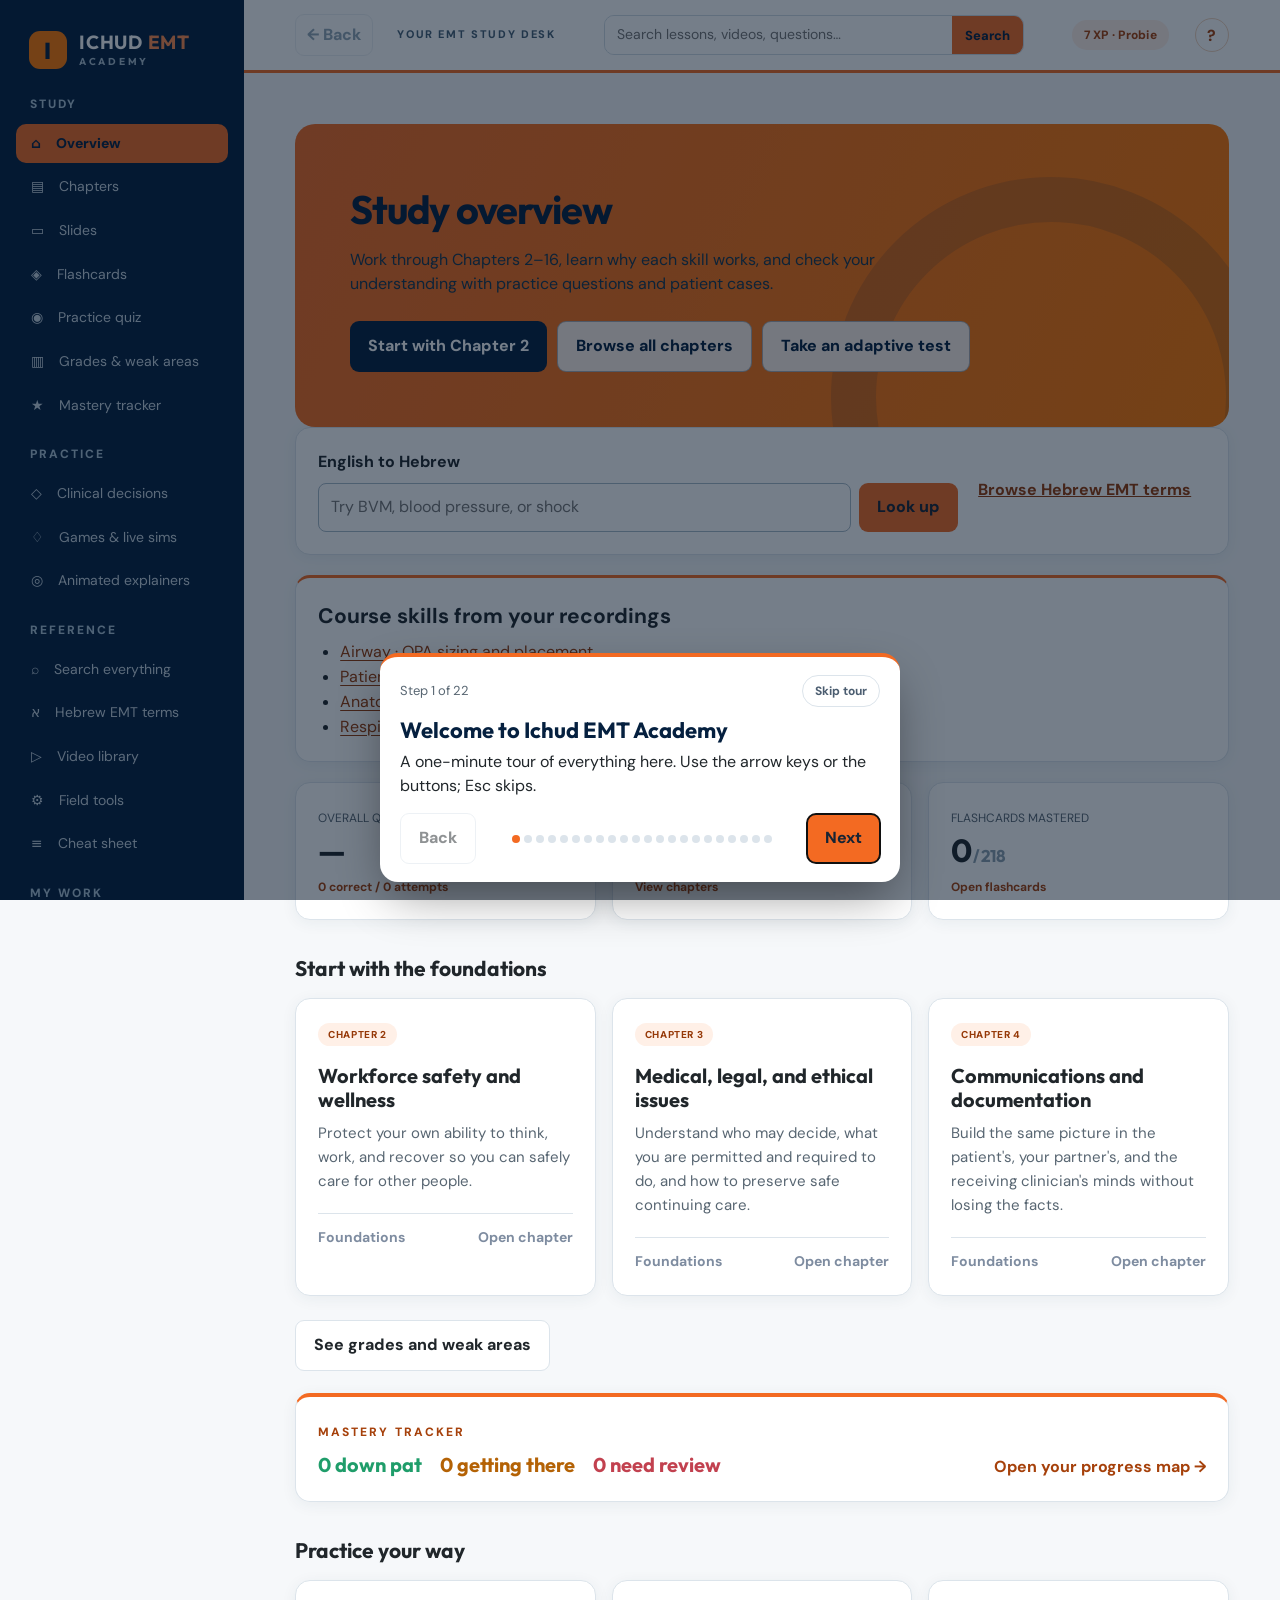
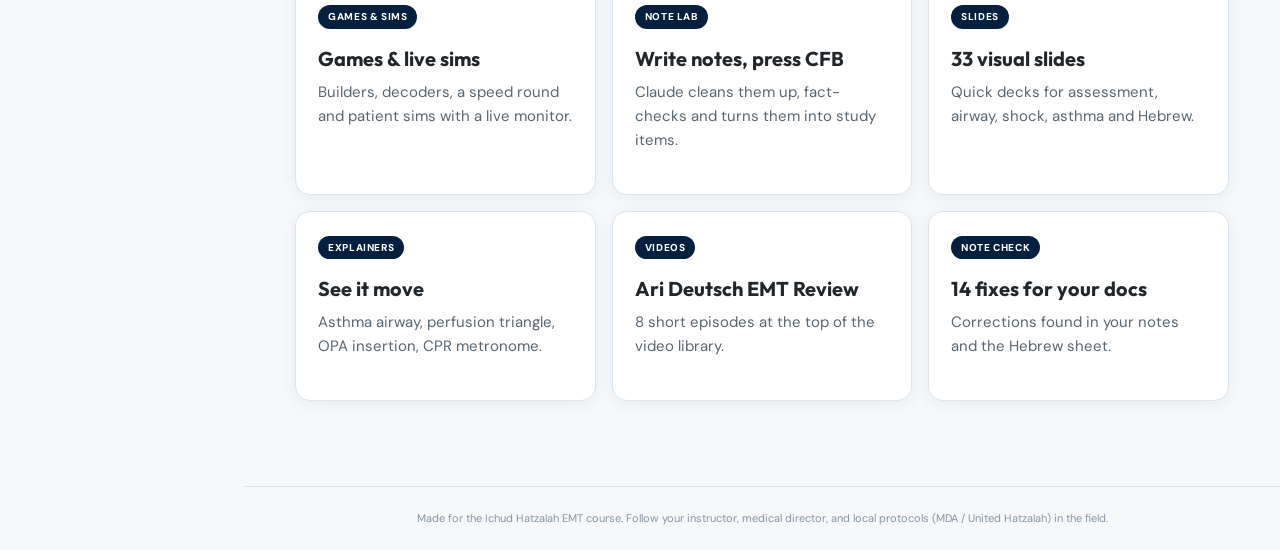
<file: index.html>
<!doctype html>
<html lang="en">
<head>
  <meta charset="utf-8"><meta name="viewport" content="width=device-width, initial-scale=1"><meta name="theme-color" content="#f36a22"><link rel="icon" href="data:,">
  <title>Ichud EMT Academy</title><meta name="description" content="The Ichud Hatzalah EMT study space: chapter lessons, adaptive practice, games, simulations, Hebrew terms and an AI note lab.">
  <link rel="stylesheet" href="styles.css"><link rel="stylesheet" href="extras.css"><link rel="stylesheet" href="theme.css">
  <link rel="stylesheet" href="study.css?v=36">
  <link rel="stylesheet" href="https://fonts.googleapis.com/css2?family=Heebo:wght@400;600;700&display=swap">
  <link rel="stylesheet" href="ichud.css?v=36">
</head>
<body>
  <div id="focus" role="dialog" aria-modal="true" aria-label="Focus writing" hidden>
    <div class="f-bar">
      <select id="fTopic" aria-label="Chapter"></select>
      <span class="f-meta" id="fMeta">0 words</span>
      <span style="flex:1"></span>
      <button class="f-btn" id="fMic" style="display:none" aria-label="Dictate">🎙</button>
      <button class="f-btn" id="fFull" aria-label="Full screen">⤢</button>
      <button class="f-btn f-go" id="fGo" title="Clean up, fact-check &amp; build (Ctrl/⌘ + Enter)" aria-label="CFB: clean up, fact-check and build">CFB</button>
      <button class="f-btn" id="fClose" aria-label="Exit focus mode" title="Esc">✕</button>
    </div>
    <textarea id="fRaw" aria-label="Your notes" placeholder="Start typing your notes…" spellcheck="true" dir="auto"></textarea>
    <p id="fPartial" class="f-meta" aria-live="polite"></p>
  </div>
  <div id="tour" role="dialog" aria-modal="true" aria-labelledby="tourH" aria-describedby="tourP" hidden>
    <div id="tourSpot" aria-hidden="true"></div>
    <div class="tour-card">
      <div class="tour-top"><span id="tourStep"></span><button id="tourSkip" type="button">Skip tour</button></div>
      <h3 id="tourH"></h3>
      <p id="tourP" aria-live="polite"></p>
      <div class="tour-nav"><button class="btn ghost" id="tourBack" type="button">Back</button><div class="tour-dots" id="tourDots"></div><button class="btn" id="tourNext" type="button">Next</button></div>
    </div>
  </div>
  <div class="shell">
    <aside class="sidebar" aria-label="Main navigation">
      <a class="brand" href="#home"><span class="brand-mark">I</span><span>ICHUD <b>EMT</b><small>ACADEMY</small></span></a>
      <nav id="nav">
        <div class="side-caption">STUDY</div>
        <a href="#home" data-page="home">⌂ <span>Overview</span></a>
        <a href="#chapters" data-page="chapters">▤ <span>Chapters</span></a>
        <a href="#slides" data-page="slides">▭ <span>Slides</span></a>
        <a href="#cards" data-page="cards">◈ <span>Flashcards</span></a>
        <a href="#quiz" data-page="quiz">◉ <span>Practice quiz</span></a>
        <a href="#progress" data-page="progress">▥ <span>Grades & weak areas</span></a>
        <a href="#mastery" data-page="mastery">★ <span>Mastery tracker</span></a>
        <div class="side-caption">PRACTICE</div>
        <a href="#scenarios" data-page="scenarios">◇ <span>Clinical decisions</span></a>
        <a href="#games" data-page="games">♢ <span>Games & live sims</span></a>
        <a href="#explainers" data-page="explainers">◎ <span>Animated explainers</span></a>
        <div class="side-caption">REFERENCE</div>
        <a href="#search" data-page="search">⌕ <span>Search everything</span></a>
        <a href="#hebrew" data-page="hebrew"><span lang="he" aria-hidden="true">א</span> <span>Hebrew EMT terms</span></a>
        <a href="#videos" data-page="videos">▷ <span>Video library</span></a>
        <a href="#tools" data-page="tools">⚙ <span>Field tools</span></a>
        <a href="#cheatsheet" data-page="cheatsheet">≡ <span>Cheat sheet</span></a>
        <div class="side-caption">MY WORK</div>
        <a href="#notes" data-page="notes">✎ <span>Note Lab</span></a>
        <a href="#docs" data-page="docs">❐ <span>My docs</span></a>
        <a href="#fixes" data-page="fixes">✓ <span>Note check</span></a>
        <a href="#sources" data-page="sources">↗ <span>Sources</span></a>
        <a href="#help" data-page="help">? <span>Help & tour</span></a>
      </nav>
      <div class="side-foot"><span class="status-dot"></span> Progress saves on this device; Note Lab syncs to your account <small>Ichud Hatzalah EMT course · Updated November 2026</small></div>
    </aside>
    <div class="main-col">
      <header class="topbar"><button id="menu" class="icon-btn mobile-only" aria-label="Open menu">☰</button><button id="back-button" type="button" aria-label="Back to previous page">← <span>Back</span></button><span class="top-label">YOUR EMT STUDY DESK</span><form id="global-search" role="search"><input id="search-input" type="search" placeholder="Search lessons, videos, questions…" aria-label="Search the academy"><button type="submit" aria-label="Search">Search</button></form><span class="top-right"><span class="xp-chip" id="xp" title="XP and rank">0 XP</span><button id="tourBtn" type="button" aria-label="Tour and help" title="Tour and help">?</button></span></header>
      <main id="app" tabindex="-1"></main>
      <footer>Made for the Ichud Hatzalah EMT course. Follow your instructor, medical director, and local protocols (MDA / United Hatzalah) in the field.</footer>
    </div>
  </div>
  <div id="ichud-holder" hidden></div>
  <div id="vplayer" role="dialog" aria-modal="true" aria-labelledby="vpTitle" hidden><div class="vp-box"><div class="vp-top"><h3 id="vpTitle">Video</h3><button id="vpClose" type="button" aria-label="Close video">✕</button></div><div class="vp-frame" id="vpFrame"></div><div class="vp-actions"><a id="vpYT" href="#" target="_blank" rel="noopener">Open on YouTube ↗</a><span>Esc or ✕ closes the player</span></div></div></div>
  <div id="term-dialog" class="term-dialog" role="dialog" aria-modal="true" aria-label="Definition" hidden><div class="term-panel"><button class="close" id="term-close" aria-label="Close definition">×</button><span class="eyebrow">QUICK DEFINITION</span><h3 id="term-title"></h3><p id="term-body"></p></div></div>
  <script src="data.js"></script><script src="expanded.js"></script><script src="depth.js"></script><script src="more-practice.js"></script><script src="all-chapter-depth.js"></script><script src="anatomy.js"></script><script src="chapter-expansion.js"></script><script src="clinical-reasoning.js"></script><script src="anatomy-practice.js"></script><script src="diagrams.js"></script><script src="video-expansion.js"></script><script src="search.js?v=36"></script><script src="fundamentals.js?v=28"></script><script src="adaptive.js"></script><script src="chapter-guides.js?v=25"></script><script src="course-notes.js?v=27"></script>
  <script src="source-lessons.js?v=31"></script>
  <script src="hebrew-terms.js?v=32"></script>
  <script src="ichud-data.js?v=36"></script>
  <script src="app.js?v=36"></script>
  <script src="ichud.js?v=36"></script>
</body>
</html>
</file>
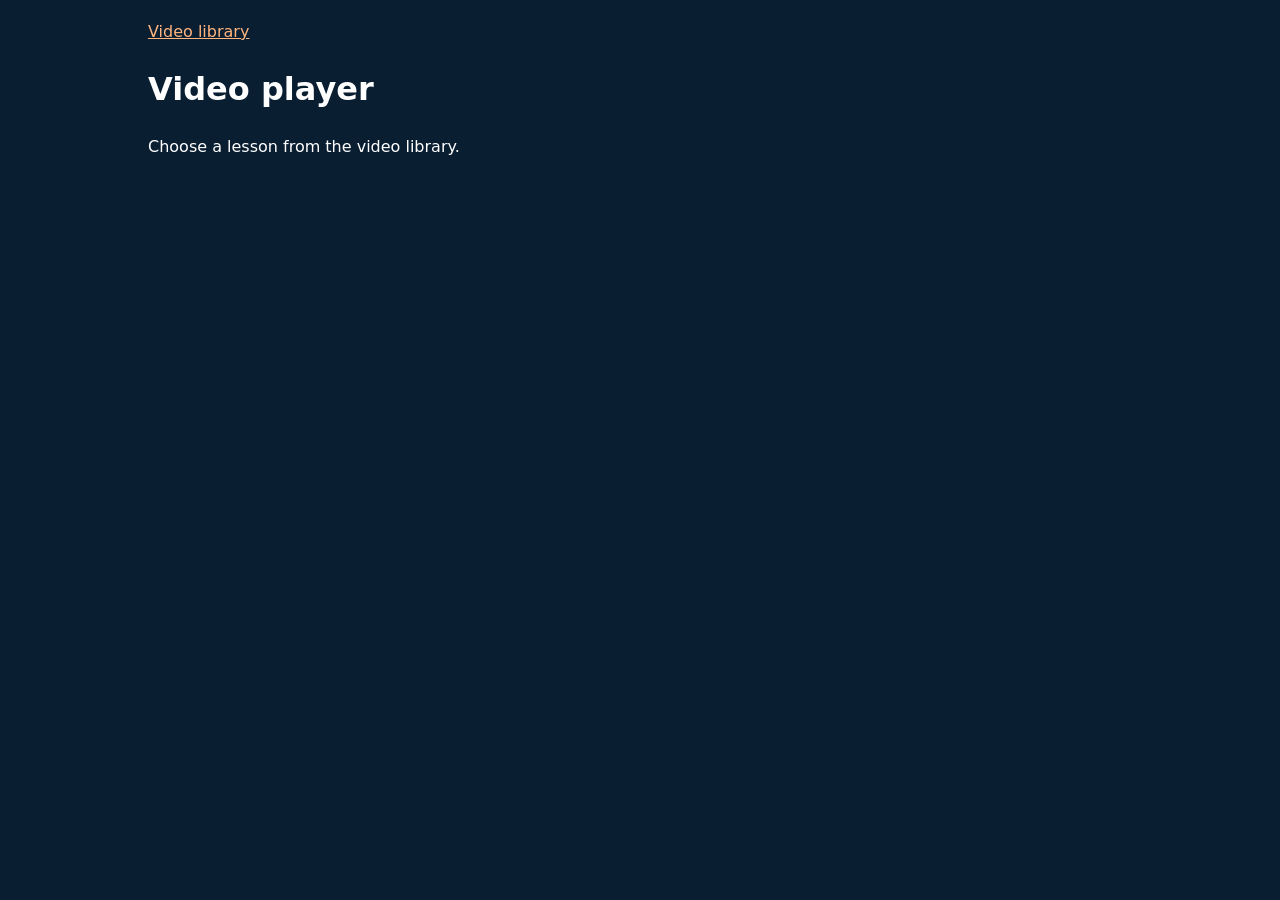
<file: watch.html>
<!doctype html>
<html lang="en">
<head>
  <meta charset="utf-8">
  <meta name="viewport" content="width=device-width, initial-scale=1">
  <title>Video player · Ichud EMT Academy</title>
  <style>
    * { box-sizing: border-box; }
    body { margin: 0 auto; max-width: 64rem; padding: 1.25rem; background: #0a1e32; color: white; font: 1rem/1.5 system-ui, sans-serif; }
    a { color: #ffb57e; }
    h1 { font-size: clamp(1.3rem, 4vw, 2rem); }
    .video-actions { display: flex; flex-wrap: wrap; align-items: start; gap: .65rem 1rem; margin-bottom: 1rem; }
    .video-actions[hidden] { display: none; }
    .watch-link { display: inline-block; padding: .55rem .85rem; border-radius: .4rem; background: #ffb57e; color: #0a1e32; font-weight: 700; text-decoration: none; }
    summary { padding: .55rem 0; cursor: pointer; }
    .video-url { display: block; width: min(24rem, calc(100vw - 2.5rem)); padding: .5rem; font: inherit; }
    iframe { display: block; width: 100%; aspect-ratio: 16/9; min-height: 200px; border: 0; background: black; }
  </style>
</head>
<body>
  <main>
    <a href="./#videos">Video library</a>
    <h1 id="title">Video player</h1>
    <div id="video-actions" class="video-actions" hidden>
      <a id="publisher-link" class="watch-link" target="_blank" rel="noopener noreferrer">Watch on YouTube</a>
      <details>
        <summary>Copy video link</summary>
        <input id="video-url" class="video-url" type="text" aria-label="YouTube video link" readonly>
      </details>
    </div>
    <p id="hint" role="status"></p>
    <div id="player"></div>
  </main>
  <script src="player.js?v=35"></script>
  <script src="watch.js?v=35"></script>
</body>
</html>
</file>
<file: styles.css>
@import url('https://fonts.googleapis.com/css2?family=DM+Sans:wght@400;500;600;700&family=Outfit:wght@400;500;600;700;800&display=swap');
:root{--navy:#0b1428;--navy2:#142039;--ink:#172338;--muted:#66758a;--line:#e4eaf0;--paper:#f5f8fa;--teal:#10b9ad;--teald:#078b84;--mint:#e5f8f4;--orange:#ffbd72;--white:#fff;--red:#bd4960}*{box-sizing:border-box}html{scroll-behavior:smooth}body{margin:0;background:var(--paper);color:var(--ink);font:15px/1.55 'DM Sans',system-ui,sans-serif}button,input,select{font:inherit}button{cursor:pointer}a{color:inherit;text-decoration:none}.shell{display:grid;grid-template-columns:244px minmax(0,1fr);min-height:100vh}.sidebar{background:var(--navy);color:#aab8cd;padding:27px 16px;position:sticky;top:0;height:100vh;display:flex;flex-direction:column}.brand{display:flex;gap:12px;align-items:center;color:#fff;font:700 19px/1 'Outfit',sans-serif;letter-spacing:.04em;padding:4px 13px 46px}.brand b{color:#4be0d0}.brand small{display:block;font-size:10px;letter-spacing:.27em;margin-top:5px;color:#8998b0}.brand-mark{display:grid;place-items:center;width:38px;height:38px;background:var(--teal);color:#0b2331;border-radius:11px;font-size:25px}.side-caption,.eyebrow{font-size:10px;font-weight:800;letter-spacing:.17em;color:#7892a9}.side-caption{padding:0 14px 12px}nav{display:grid;gap:4px}nav a{padding:12px 15px;border-radius:10px;display:flex;gap:15px;align-items:center;font-size:14px}nav a:first-letter{font-size:19px}nav a:hover,nav a.active{background:#1d2e46;color:#fff}nav a.active{box-shadow:inset 3px 0 var(--teal)}.side-foot{margin-top:auto;padding:18px 12px 0;border-top:1px solid #25334a;font-size:11px;line-height:1.4}.side-foot small{display:block;margin-top:11px;color:#798ba5}.status-dot{display:inline-block;width:7px;height:7px;background:#42d6a4;border-radius:50%;margin-right:5px}.main-col{min-width:0}.topbar{height:73px;background:#fff;border-bottom:1px solid var(--line);display:flex;align-items:center;justify-content:space-between;padding:0 clamp(20px,4vw,62px)}.top-label{font-size:11px;font-weight:800;letter-spacing:.15em;color:#7b8b9e}.top-right{display:flex;align-items:center;gap:18px;font-size:10px;letter-spacing:.11em;font-weight:800;color:#718399}.avatar{display:grid;place-items:center;width:33px;height:33px;border-radius:50%;background:#e5f4f2;color:#087f79;font-size:11px;letter-spacing:0}.mobile-only{display:none}main{max-width:1280px;margin:0 auto;padding:clamp(23px,4vw,53px) clamp(18px,4vw,62px) 85px;min-height:calc(100vh - 145px)}footer{padding:23px 35px;border-top:1px solid var(--line);font-size:11px;text-align:center;color:#8794a4}.page-head{display:flex;justify-content:space-between;gap:20px;align-items:end;margin-bottom:26px}.page-head h1,.hero h1{font:700 clamp(28px,3.1vw,43px)/1.12 'Outfit',sans-serif;letter-spacing:-.03em;margin:8px 0}.page-head p{margin:6px 0 0;color:var(--muted)}.eyebrow{color:var(--teald)}.hero{background:linear-gradient(115deg,#0c1b33 0%,#143651 68%,#176262 100%);color:#fff;padding:clamp(28px,4.3vw,58px);border-radius:20px;position:relative;overflow:hidden;min-height:280px;display:flex;align-items:center}.hero:after{content:'✳';position:absolute;right:2%;bottom:-114px;font-size:340px;color:#ffffff0a;line-height:1}.hero-content{max-width:630px;position:relative;z-index:1}.hero .eyebrow{color:#61dac8}.hero p{color:#c2d1dc;font-size:16px;max-width:550px}.hero-actions,.action-row{display:flex;gap:10px;flex-wrap:wrap;margin-top:24px}.btn{border:0;border-radius:9px;padding:12px 18px;background:var(--teal);color:#082b31;font-weight:800;display:inline-flex;gap:8px;align-items:center;justify-content:center}.btn:hover{filter:brightness(.95)}.btn.secondary{background:#ffffff1c;color:white;border:1px solid #ffffff38}.btn.soft{background:var(--mint);color:#087f79}.btn.ghost{background:#fff;border:1px solid var(--line);color:var(--ink)}.btn:disabled{opacity:.5;cursor:not-allowed}.grid{display:grid;gap:16px}.grid.three{grid-template-columns:repeat(3,minmax(0,1fr))}.grid.two{grid-template-columns:repeat(2,minmax(0,1fr))}.section-title{font:700 21px 'Outfit',sans-serif;margin:35px 0 17px;display:flex;justify-content:space-between;align-items:center}.section-title a{font:700 12px 'DM Sans';color:var(--teald)}.card{background:var(--white);border:1px solid var(--line);border-radius:15px;padding:22px;box-shadow:0 3px 15px #1b3f5610}.metric strong{display:block;font:700 32px 'Outfit';letter-spacing:-.03em}.metric span{color:var(--muted);font-size:12px}.metric .mini{color:var(--teald);font-weight:700;font-size:12px;margin-top:8px}.chapter-card{display:block;transition:transform .15s,border-color .15s}.chapter-card:hover{transform:translateY(-3px);border-color:#a7dbd5}.chapter-card .tag,.tag{display:inline-block;background:#e9f7f5;color:#087f79;border-radius:20px;padding:4px 10px;font-size:10px;font-weight:800;letter-spacing:.06em}.chapter-card h3{font:700 20px 'Outfit';line-height:1.2;margin:18px 0 9px}.chapter-card p{color:var(--muted);font-size:13px;margin:0 0 20px;min-height:40px}.chapter-card .bottom{display:flex;justify-content:space-between;border-top:1px solid var(--line);padding-top:13px;color:#7e8ca0;font-size:11px;font-weight:700}.chapter-card.pending{opacity:.62}.intro{max-width:760px;color:var(--muted);margin:0 0 26px}.lesson-layout{display:grid;grid-template-columns:minmax(0,1fr) 260px;gap:20px;align-items:start}.lesson-section{padding:28px 30px;margin-bottom:16px}.lesson-section h2{font:700 23px 'Outfit';margin:0 0 13px}.lesson-section p{color:#425269;margin:0 0 15px}.lesson-section ul{padding-left:21px;color:#425269}.lesson-section li{margin-bottom:10px}.lesson-aside{position:sticky;top:20px}.lesson-aside h3{font:700 17px 'Outfit';margin:0 0 12px}.lesson-aside p{font-size:13px;color:var(--muted)}.term{background:#dff6f2;border:0;color:#067c77;border-bottom:1px dashed #088a84;padding:0 2px;border-radius:3px;font-weight:700}.term:hover{background:#bff0e7}.callout{background:#eaf7f5;border-left:3px solid var(--teal);padding:16px 19px;border-radius:0 10px 10px 0;font-size:13px}.callout.warning{background:#fff6e9;border-color:#efae57}.progress-bar{height:7px;border-radius:8px;background:#e5ecf0;overflow:hidden}.progress-bar i{display:block;background:var(--teal);height:100%;border-radius:8px}.filter-row{display:flex;flex-wrap:wrap;gap:8px;margin:0 0 22px}.filter-row button{border:1px solid var(--line);border-radius:50px;background:#fff;padding:8px 13px;font-size:12px;font-weight:700;color:#607389}.filter-row button.active{background:var(--navy);color:white;border-color:var(--navy)}.study-area{max-width:770px;margin:auto}.study-card{min-height:280px;background:linear-gradient(135deg,#112b42,#115d65);color:white;border:0;border-radius:20px;width:100%;padding:32px;text-align:center;display:flex;flex-direction:column;align-items:center;justify-content:center;box-shadow:0 16px 38px #122e3b26}.study-card .eyebrow{color:#8ae4d6}.study-card strong{font:600 clamp(22px,3vw,31px)/1.3 'Outfit';max-width:630px;margin:20px 0}.study-card small{color:#bad7d8}.study-card.flipped{background:linear-gradient(135deg,#f0fbf7,#d8f1eb);color:#153d43}.study-card.flipped .eyebrow,.study-card.flipped small{color:#128078}.study-meta{text-align:center;color:var(--muted);font-size:13px;margin:18px 0}.quiz-shell{max-width:800px}.quiz-question h2{font:700 24px/1.35 'Outfit';margin:12px 0 22px}.option{width:100%;text-align:left;background:white;border:1px solid var(--line);border-radius:11px;padding:14px 16px;margin-bottom:9px;display:flex;gap:12px;align-items:center;color:#253c50}.option:hover{border-color:var(--teal)}.option.selected{border:2px solid var(--teald);background:#eaf9f5}.option.correct{border-color:#48bd93;background:#e7f8ed}.option.wrong{border-color:#d67b8d;background:#fff0f2}.letter{width:26px;height:26px;border-radius:7px;background:#edf2f5;display:grid;place-items:center;font-size:11px;font-weight:800;flex:none}.feedback{border-radius:12px;padding:18px;margin-top:18px;background:#eef8f5;color:#245247}.feedback.bad{background:#fff0f2;color:#803d51}.feedback p{margin:7px 0 0;font-size:13px}.question-top{display:flex;justify-content:space-between;align-items:center;color:var(--muted);font-size:12px;font-weight:700}.result{text-align:center;padding:40px}.result .score{font:800 68px 'Outfit';color:var(--teald);line-height:1}.scenario-intro{border-left:3px solid var(--orange);padding:16px 20px;background:#fff8ec;border-radius:0 12px 12px 0;margin:18px 0}.scenario-intro p{margin:0}.steps{display:flex;gap:7px;margin:20px 0}.steps i{height:6px;background:#dfe9ec;border-radius:9px;flex:1}.steps i.done{background:var(--teal)}.source-list{display:grid;gap:11px}.source-list a{display:block;padding:18px 20px;background:#fff;border:1px solid var(--line);border-radius:11px;color:#057d7a;font-weight:700}.source-list a span{display:block;color:var(--muted);font-size:12px;font-weight:400;margin-top:4px}.video-frame{position:relative;padding-top:56.25%;background:#0b1428;border-radius:12px;overflow:hidden;margin-bottom:15px}.video-frame iframe{position:absolute;inset:0;width:100%;height:100%;border:0}.video-card h3{font:700 19px 'Outfit';margin:0 0 7px}.video-card p{color:var(--muted);font-size:13px;margin:0}.term-dialog{position:fixed;inset:0;background:#091426a6;z-index:20;display:grid;place-items:center;padding:20px}.term-dialog[hidden]{display:none}.term-panel{width:min(480px,100%);background:white;border-radius:17px;padding:30px;position:relative;box-shadow:0 25px 70px #0004}.term-panel h3{font:700 27px 'Outfit';margin:8px 0}.term-panel p{color:#43546b;margin:0}.close{position:absolute;right:20px;top:16px;border:0;background:none;font-size:26px;color:#8393a3}.icon-btn{border:0;background:none;font-size:22px}.empty{background:#fff;border:1px dashed #b9ccd4;border-radius:14px;padding:30px;color:var(--muted)}@media(max-width:1050px){.grid.three{grid-template-columns:repeat(2,minmax(0,1fr))}.lesson-layout{grid-template-columns:1fr}.lesson-aside{position:static}}@media(max-width:740px){.shell{display:block}.sidebar{position:fixed;z-index:10;transform:translateX(-100%);transition:transform .2s;width:250px;box-shadow:10px 0 30px #0003}.sidebar.open{transform:none}.mobile-only{display:block}.topbar{height:60px;padding:0 18px;gap:12px}.top-label{margin-right:auto}.top-right{font-size:0;gap:0}.avatar{font-size:11px}.grid.three,.grid.two{grid-template-columns:1fr}.hero{min-height:310px}.hero:after{font-size:260px;bottom:-65px}.page-head{align-items:start}.page-head h1{font-size:30px}.lesson-section{padding:23px 20px}.section-title{margin-top:29px}}@media(prefers-reduced-motion:reduce){html{scroll-behavior:auto}*{transition:none!important}}
</file>
<file: extras.css>
.practical-guide{padding:28px 30px;margin:18px 0}.practical-guide h2{font:700 24px 'Outfit';margin:7px 0}.guide-why{color:#425269;max-width:680px}.guide-columns{display:grid;grid-template-columns:1fr 1fr;gap:22px;margin:22px 0}.guide-columns h3{font:700 15px 'Outfit';margin:0 0 10px}.guide-columns ol,.guide-columns ul{margin:0;padding-left:21px;color:#425269}.guide-columns li{margin:0 0 10px}.quiz-ladder{margin:18px 0;padding:24px 27px}.quiz-ladder h2{font:700 23px 'Outfit';margin:6px 0}.quiz-ladder p{color:var(--muted);margin:0 0 16px}.ladder-grid{display:grid;grid-template-columns:repeat(3,1fr);gap:10px}.ladder-step{display:flex;flex-direction:column;gap:6px;background:#f1faf8;border:1px solid #c9e9e3;border-radius:11px;padding:15px;color:#087f79}.ladder-step:hover{border-color:var(--teal);background:#e5f8f4}.ladder-step b{font:700 14px 'Outfit';color:#14505a}.ladder-step span{font-size:12px;line-height:1.4;color:#567080}.ladder-step small{font-size:11px;font-weight:800;color:#0a9189;margin-top:auto}.ladder-step.disabled{opacity:.48;pointer-events:none;filter:grayscale(.6)}
@media(max-width:740px){.guide-columns{grid-template-columns:1fr}.ladder-grid{grid-template-columns:1fr}.practical-guide,.quiz-ladder{padding:22px 20px}}
body{font-size:16px}.side-caption,.eyebrow{font-size:12px}.chapter-card p,.lesson-aside p,.callout,.feedback p,.video-card p{font-size:15px}.chapter-card .bottom,.study-meta,.question-top{font-size:14px}.lesson-section p{font-size:16px;line-height:1.72}.lesson-section ol{padding-left:22px;color:#425269}.lesson-section li{margin:7px 0}.lesson-section a,.back{color:#087f79;text-decoration:underline;text-underline-offset:3px}.back{display:inline-block;margin-bottom:15px;font-weight:700}.lesson-section:target{border-color:#4dbfb4;scroll-margin-top:20px}.practical-guide li{font-size:15px;line-height:1.55}.ladder-step{cursor:pointer;text-align:left}.ladder-step span{font-size:14px}.ladder-step small{font-size:13px}.ladder-step:disabled{opacity:.48;cursor:not-allowed}.metric small{font-size:17px;color:#8ca0af}.center{justify-content:center}.grade-list{display:grid;gap:0}.grade-row{display:grid;grid-template-columns:minmax(150px,2fr) minmax(105px,1fr) minmax(110px,2fr) auto;gap:15px;align-items:center;border-bottom:1px solid var(--line);padding:15px 0;font-size:14px}.grade-row:last-child{border-bottom:0}.grade-row a:last-child{color:#087f79;font-weight:700}.session-line{border-bottom:1px solid var(--line);padding-bottom:10px}.session-line:last-child{border:0}.video-launch{width:100%;height:100%;position:absolute;inset:0;border:0;background:linear-gradient(140deg,#11253d,#13656a);color:#fff;display:flex;flex-direction:column;gap:5px;align-items:center;justify-content:center}.video-launch span{border-radius:50%;background:#14b9ac;width:66px;height:66px;display:grid;place-items:center;font-size:25px;padding-left:4px}.video-launch small{font-weight:800;letter-spacing:.15em}.video-chapters{margin:9px 0!important;color:#087f79!important;font-weight:700}.video-card a{display:inline-block;color:#087f79;font-weight:700;margin-top:10px}.video-card h3{margin-top:12px}.video-card .tag{font-size:12px}.card p{line-height:1.6}
@media(max-width:850px){.grade-row{grid-template-columns:1fr auto}.grade-row .progress-bar{grid-column:1 / -1}.grade-row a:last-child{grid-column:1 / -1}}

.section-jump{border:0;background:none;color:#087f79;text-decoration:underline;text-underline-offset:3px;padding:0;text-align:left;font-weight:700}.section-jump:hover{color:#065c58}
</file>
<file: theme.css>
:root{--navy:#05203f;--navy2:#092b50;--ink:#20262a;--muted:#586672;--line:#dce4eb;--paper:#f6f8fa;--teal:#f36a22;--teald:#a6410b;--mint:#fff0e7;--orange:#f36a22;--white:#fff}
body{font-size:16px}.sidebar{background:#05203f;color:#c8d5e1}.brand b{color:#ff8d4d}.brand-mark{background:#f36a22;color:#05203f;font:800 23px 'Outfit',sans-serif}.brand small,.side-foot small{color:#a6bacb}.side-caption{color:#abc3d6}nav a:hover,nav a.active{background:#123a61}.side-foot{border-color:#31516f}.status-dot{background:#f36a22}.top-label{color:#466075}.avatar{background:#fff0e7;color:#a6410b}.hero{background:linear-gradient(115deg,#05203f 0%,#0b3b61 66%,#155378 100%)}.hero .eyebrow,.study-card .eyebrow{color:#ffb17e}.hero p{color:#e1edf5}.hero:after{color:#f36a2255}.btn{color:#172434}.btn.soft{background:#fff0e7;color:#963908}.chapter-card:hover{border-color:#f4ad87}.chapter-card .tag,.tag{background:#fff0e7;color:#963908}.metric .mini,.eyebrow,.section-title a{color:#a6410b}.term{background:#ffe9d9;color:#933909;border-bottom-color:#b64b13}.term:hover{background:#ffd2b7}.callout{background:#edf5fb;border-left-color:#f36a22}.callout.warning{background:#fff6eb;border-color:#e99b46}.study-card{background:linear-gradient(135deg,#05203f,#0d4a70);box-shadow:0 16px 38px #05203f26}.study-card small{color:#d1e3ec}.study-card.flipped{background:linear-gradient(135deg,#fff3e9,#ffe0ca);color:#263646}.study-card.flipped .eyebrow,.study-card.flipped small{color:#9a400e}.option.selected{background:#fff0e4}.feedback{background:#ecf8f2;color:#245247}.source-list a{color:#a6410b}.scenario-intro{background:#fff6eb}.ladder-step{background:#fff6ef;border-color:#f2d4bd;color:#963908}.ladder-step:hover{background:#ffe9da}.ladder-step b{color:#153a5b}.ladder-step span{color:#536775}.ladder-step small{color:#a6410b}.video-launch span{background:#f36a22!important}.video-card a{color:#a6410b!important}
.lesson-section p{font-size:16px;line-height:1.7;color:#334553}.lesson-section .field-note{background:#f3f7fa;border-left:3px solid #f36a22;border-radius:0 8px 8px 0;padding:13px 16px;margin:13px 0 0}.field-note strong{color:#a6410b}.section-jump{font-size:15px;color:#164061}.mnemonic-panel{border-top:4px solid #f36a22}.mnemonic-grid{display:grid;gap:9px;margin-top:19px}.mnemonic-grid>div{display:flex;gap:14px;align-items:start;padding:12px 14px;background:#fff6ef;border:1px solid #f2d8c4;border-radius:10px}.mnemonic-grid b{display:grid;place-items:center;background:#f36a22;color:#05203f;border-radius:8px;width:34px;height:34px;flex:none;font:800 20px 'Outfit'}.mnemonic-grid span{display:block}.mnemonic-grid strong{display:block;font:700 15px 'Outfit'}.mnemonic-grid small{display:block;color:#43586a;font-size:14px;line-height:1.5;margin-top:3px}
@media(max-width:740px){.lesson-section p{font-size:16px}.lesson-section{padding:24px 20px}.lesson-aside{margin-top:16px}}
.hero:after{content:'';width:350px;height:350px;right:-42px;bottom:-190px;border:45px solid #f36a223d;border-radius:50%;font-size:0;line-height:0}.lesson-section a,.back,.grade-row a:last-child,.video-chapters{color:#a6410b!important}.lesson-section:target{border-color:#f36a22}.section-jump:hover{color:#a6410b}.video-launch{background:linear-gradient(140deg,#05203f,#0b3b61)}
.hero:after{border-color:#f36a22;opacity:.58}
/* More visible, warm Ichud orange while retaining the official brand base hue. */
.hero{background:linear-gradient(115deg,#f36a22 0%,#ff7900 100%);color:#05203f}.hero .eyebrow{color:#093359}.hero p{color:#17354c}.hero:after{border-color:#05203f;opacity:.14}.hero .btn{background:#05203f;color:#fff}.hero .btn.secondary{background:#fff2e9;color:#05203f;border:1px solid #05203f55}.topbar{border-bottom:3px solid #f36a22}.sidebar nav a.active{background:#f36a22;color:#05203f;box-shadow:none;font-weight:800}.sidebar nav a:hover:not(.active){background:#17466f}.brand-mark{background:#ff7900}.section-jump{color:#0b436c}.lesson-section:target{border-color:#f36a22}
#global-search{display:flex;align-items:center;flex:1;max-width:420px;margin:0 24px;height:40px;border:1px solid #d1dce5;background:#fff;border-radius:10px;overflow:hidden}#global-search:focus-within,.video-search:focus-within,#page-search:focus-within{outline:2px solid #f36a22;outline-offset:2px}#global-search input{min-width:0;flex:1;border:0;padding:8px 12px;outline:0;color:#20262a;font-size:14px}#global-search button{border:0;background:#f36a22;color:#05203f;font-weight:800;padding:10px 13px;height:100%;font-size:13px}.top-label{white-space:nowrap}.top-right{white-space:nowrap}
.chapter-map summary{cursor:pointer;font-weight:800;color:#0c436a;padding:10px 13px;background:#eff5f9;border-radius:9px;list-style-position:inside}.chapter-map[open] summary{margin-bottom:12px}.chapter-map ol{max-height:340px;overflow:auto;padding-right:10px}.chapter-map li{margin-bottom:8px}.chapter-map{margin-top:15px}.lesson-section[id]{scroll-margin-top:20px}
.search-page{max-width:1050px}.search-page form,.video-search{display:flex;gap:8px;align-items:center;margin-bottom:20px}.search-page input,.video-search input{width:100%;min-width:0;padding:12px 15px;border:1px solid #b7c8d5;border-radius:9px;font:inherit;color:#20262a}.search-filters{margin:15px 0 20px}.search-filters a{border:1px solid var(--line);border-radius:50px;background:#fff;padding:8px 13px;font-weight:700;color:#24465f;font-size:14px}.search-filters a.active{background:#05203f;color:#fff}.search-filters small{font-size:12px;opacity:.75}.search-results{display:grid;gap:10px}.search-hit{display:block;border:1px solid var(--line);border-radius:12px;padding:17px 19px;background:#fff}.search-hit:hover{border-color:#f36a22;background:#fffaf6}.search-hit small{color:#637583;margin-left:9px;font-size:13px}.search-hit h3{font:700 18px 'Outfit';margin:8px 0 5px;color:#092b50}.search-hit p{font-size:14px;color:#506270;margin:0;line-height:1.5}.reference-detail{max-width:850px}.reference-detail h2{font:700 25px 'Outfit'}.reference-detail li{padding:9px;margin-bottom:6px;border-radius:7px}.reference-detail li.answer{background:#e7f5ec;border-left:3px solid #29a268}.reference-detail p{font-size:16px}.result-count{font-weight:700;color:#526776}.video-search{max-width:650px}.video-search .btn{white-space:nowrap}
@media(max-width:950px){.top-label{display:none}#global-search{max-width:none;margin:0 14px}.top-right{font-size:0}.top-right .avatar{font-size:11px}}
@media(max-width:740px){.topbar{gap:8px}#global-search{margin:0;flex:1}#global-search input{font-size:13px;padding:8px}#global-search button{font-size:0;min-width:42px;padding:0}#global-search button:after{content:'⌕';font-size:24px}.top-right{display:none}.search-page{padding:15px}.search-hit small{display:block;margin:7px 0 0}.search-page form{gap:5px}.search-page form .btn{padding:10px}.chapter-map ol{max-height:280px}}
#back-button{flex:none;border:1px solid #d8e1e8;background:#fff;color:#123f60;border-radius:9px;padding:8px 11px;font-weight:800;white-space:nowrap}#back-button:hover,.chapter-navigation a:hover,.chapter-navigation button:hover{background:#fff1e7;border-color:#f36a22}.chapter-navigation{display:flex;align-items:center;gap:9px;flex-wrap:wrap;margin:0 0 18px}.chapter-navigation a,.chapter-navigation button{display:inline-flex;align-items:center;min-height:38px;padding:7px 12px;border:1px solid #d4dfe7;border-radius:9px;background:#fff;color:#123f60;font-weight:800;font-size:14px}.chapter-navigation .chapter-spacer{flex:1}.chapter-navigation:last-child{margin:24px 0 0}.chapter-diagram{margin:0 0 20px;padding:22px 24px;background:#fff;border:1px solid #dce4eb;border-top:5px solid #f36a22;border-radius:15px;box-shadow:0 7px 22px #0e2a4d0d}.chapter-diagram h2{font:800 24px/1.2 'Outfit',sans-serif;margin:5px 0 13px;color:#092b50}.diagram-label{font-size:11px;letter-spacing:.18em;font-weight:900;color:#a6410b}.diagram-scroll{overflow-x:auto;overscroll-behavior-inline:contain}.chapter-diagram svg{display:block;width:100%;min-width:720px;height:auto;font-family:'DM Sans',system-ui,sans-serif}.chapter-diagram figcaption{color:#415568;font-size:14px;line-height:1.6;margin-top:12px}.diagram-title{font-size:17px;font-weight:800;fill:#103953}.diagram-note{font-size:14px;fill:#38586a}.anatomy-path path{fill:none;stroke:#263f57;stroke-width:3;marker-end:url(#blood-arrow)}.chapter-diagram svg>text:not(.diagram-small):not(.diagram-title):not(.diagram-note){font-size:16px;font-weight:800;fill:#123850;text-anchor:middle}.chapter-diagram svg .diagram-small{font-size:13px;fill:#38586a;text-anchor:middle}.air-chain rect{fill:#fff2e9;stroke:#e78a52;stroke-width:2}
@media(max-width:740px){#back-button{padding:6px 9px}#back-button span{display:none}.chapter-navigation{gap:6px}.chapter-navigation a,.chapter-navigation button{font-size:13px;padding:6px 9px}.chapter-navigation .chapter-spacer{flex-basis:100%;height:0}.chapter-diagram{padding:18px 15px}.chapter-diagram h2{font-size:21px}}
.chapter-overview{margin:0 0 20px;padding:26px 30px;border-left:5px solid #f36a22}.chapter-overview h2{font:800 25px/1.2 'Outfit',sans-serif;margin:8px 0 14px;color:#092b50}.chapter-overview p{font-size:16px;line-height:1.72;max-width:88ch;color:#344a59;margin:0 0 13px}.chapter-overview p:last-child{margin-bottom:0}.chapter-overview+.lesson-section{margin-bottom:20px}
@media(max-width:740px){.chapter-overview{padding:22px 20px}.chapter-overview h2{font-size:22px}}

.overview-metrics { margin-top: 18px; }
#back-button:disabled { opacity: .45; cursor: default; }
.chapter-reasoning { padding: 26px 30px; margin: 0 0 20px; }
.chapter-reasoning h2 { margin: 0 0 16px; color: #092b50; font: 800 25px/1.2 'Outfit', sans-serif; }
.reasoning-topic { border-top: 1px solid var(--line); scroll-margin-top: 20px; }
.reasoning-topic summary { padding: 13px 0; cursor: pointer; font-weight: 800; color: #123f60; }
.reasoning-topic summary::marker { color: #a6410b; }
.reasoning-topic[open] summary { color: #963908; }
.reasoning-explanation { max-width: 90ch; padding-bottom: 13px; }
.reasoning-explanation p { margin: 0 0 12px; line-height: 1.7; color: #344a59; }
.reasoning-explanation .reasoning-example { background: #fff5ed; border-left: 3px solid #f36a22; padding: 12px 15px; margin: 0; }
.reasoning-example strong { display: block; color: #963908; margin-bottom: 3px; }
.reasoning-sources { display: flex; flex-wrap: wrap; gap: 8px 18px; border-top: 1px solid var(--line); padding-top: 14px; font-size: 14px; }
.reasoning-sources a { color: #963908; text-decoration: underline; text-underline-offset: 3px; }
@media(max-width:740px) {
  .chapter-reasoning { padding: 22px 20px; }
  .chapter-reasoning h2 { font-size: 22px; }
}
</file>
<file: study.css>
.fundamentals,.adaptive-practice{margin:0 0 24px}
.fundamentals h2,.adaptive-practice h2{margin:0 0 12px;font-size:clamp(21px,3vw,26px);line-height:1.25}
.fundamentals-topic{margin:0 0 24px;padding-top:16px;border-top:1px solid var(--line);scroll-margin-top:88px}
.fundamentals-topic h3{margin:0 0 8px;font-size:19px;line-height:1.35}
.fundamentals-topic p,.adaptive-practice p{margin:0 0 12px;line-height:1.7;color:#35495a}
.fundamentals-case{background:#fff4eb;border-inline-start:3px solid #f36a22;padding:12px 16px}
.fundamentals-case p{margin:4px 0 0}
.fundamentals-sources a{color:#963908;text-decoration:underline}
.adaptive-practice{max-width:800px;border-top:3px solid #f36a22}
.adaptive-practice .action-row{margin-top:12px}
.chapter-guide{max-width:840px;margin:0 auto;color:#243746}
.guide-contents,.guide-case,.guide-reference{background:#fff;border:1px solid #d8e1e7;border-radius:6px}
.guide-contents{padding:16px 20px;margin:0 0 25px}
.guide-contents h2{margin:0 0 8px;font-size:18px}
.guide-contents ol{margin:0;padding-left:24px}
.guide-contents li{margin:4px 0}
.guide-contents .section-jump{text-align:left;white-space:normal;line-height:1.4}
.guide-step,.guide-case,.guide-reference-topic{scroll-margin-top:96px}
.guide-step{padding:18px 0;border-top:1px solid #d8e1e7}
.guide-step h2,.guide-case h2{font-size:clamp(20px,3vw,27px);line-height:1.3;margin:0 0 10px}
.guide-step p,.guide-case p{font-size:clamp(16px,1.8vw,18px);line-height:1.75;margin:0}
.guide-case{padding:clamp(16px,4vw,28px);border-left:4px solid #f36a22;background:#fff7f0;margin-top:22px}
.guide-case ol{margin:16px 0 0;padding-left:23px}
.guide-case li+li{margin-top:14px}
.guide-case h3{font-size:17px;margin:0 0 4px}
.guide-actions{margin:20px 0 26px}
.guide-reference{padding:16px}
.guide-reference>summary,.guide-topic-index>summary{cursor:pointer;font-weight:700}
.guide-reference[open]>summary{margin-bottom:18px}
.guide-reference-topic{padding:10px 0;border-top:1px solid #d8e1e7}
.guide-reference-topic p{line-height:1.65}
.guide-sources{font-size:14px;line-height:1.6}
.guide-sources a{color:#963908;text-decoration:underline}

.guide-detail{scroll-margin-top:96px;margin:28px 0}
.guide-detail>h2{margin:0 0 8px;font-size:clamp(22px,3vw,28px)}
.guide-topic-index{margin:0 0 16px;padding:10px 0}
.guide-topic-index ul{padding-left:24px}
.guide-topic-index button{text-align:left;white-space:normal}
.guide-reference-topic{padding:16px 0}
.guide-reference-topic h3{font-size:19px;line-height:1.3;margin:0 0 8px}
.guide-reference-topic p{margin:0 0 8px;font-size:16px}
.guide-reference-topic .guide-topic-example{margin:0}
.chapter-guide .practical-guide,.chapter-guide .mnemonic-panel{margin-top:22px}
.course-notes{margin:24px 0;border-top:3px solid #f36a22;scroll-margin-top:96px}
.course-notes>h2{margin:14px 0 10px;font-size:clamp(22px,3vw,28px)}
.course-note-index{padding-left:22px;margin:0 0 18px}
.course-note-index .section-jump{text-align:left;white-space:normal}
.course-note h3{margin:0 0 5px;font-size:20px;line-height:1.35}
.course-note .audio-time{margin:0 0 7px;font-size:14px;color:#485d6c}
.course-start{margin:20px 0;border-top:3px solid #f36a22}
.course-start h2{margin:0 0 8px;font-size:21px}
.course-start ul{margin:0;padding-left:22px}
.course-start a{color:#963908;text-decoration:underline;text-underline-offset:3px}

.video-card .video-launch {
  display: flex;
  color: white !important;
  margin-top: 0;
  text-decoration: none;
}
.video-card .video-launch:focus-visible {
  outline: 3px solid white;
  outline-offset: -5px;
}

.hebrew-overview {
  display: flex;
  flex-wrap: wrap;
  align-items: end;
  gap: .75rem 1.25rem;
  margin: 0 0 1rem;
}
.hebrew-overview > a {
  align-self: center;
  color: #963908;
  font-weight: 700;
  text-decoration: underline;
}
.hebrew-overview .hebrew-lookup { flex: 1 1 21rem; }
.hebrew-lookup { max-width: 40rem; }
.hebrew-lookup label {
  display: block;
  margin-bottom: .5rem;
  font-weight: 700;
}
.hebrew-search-controls {
  display: flex;
  gap: .5rem;
}
.hebrew-search-controls input {
  flex: 1 1 auto;
  min-width: 0;
  width: 100%;
  padding: .65rem .75rem;
  border: 1px solid #a8bac8;
  border-radius: 8px;
  color: #20262a;
  font: inherit;
  font-size: 1rem;
}
.hebrew-search-controls input:focus-visible {
  outline: 2px solid #a6410b;
  outline-offset: 2px;
}
.hebrew-search-controls .btn { flex-shrink: 0; }
.hebrew-count { color: var(--muted); margin: 1rem 0; }
.hebrew-topic + .hebrew-topic { margin-top: 1.75rem; }
.hebrew-topic h2 { font-size: 1.2rem; margin: 0 0 .65rem; }
.hebrew-entries {
  margin: 0;
  border: 1px solid var(--line);
  border-radius: 10px;
  background: white;
}
.hebrew-entry {
  display: grid;
  grid-template-columns: minmax(0, 2fr) minmax(0, 3fr);
  align-items: center;
  gap: .5rem 1rem;
  padding: .75rem 1rem;
  font-size: 1rem;
  overflow-wrap: anywhere;
}
.hebrew-entry + .hebrew-entry { border-top: 1px solid var(--line); }
.hebrew-entry dt { font-weight: 700; }
.hebrew-entry dd { margin: 0; text-align: right; }
.hebrew-spelling {
  display: block;
  color: #142b43;
  font-size: 1.2rem;
  font-weight: 700;
  line-height: 1.5;
}
.hebrew-pronunciation {
  display: block;
  color: var(--muted);
  font-size: .875rem;
}
@media (max-width: 480px) {
  .hebrew-entry { grid-template-columns: 1fr; }
}

.notes-page-header {
  display: flex;
  align-items: center;
  justify-content: space-between;
  gap: 1rem;
  margin: 0 0 1.25rem;
}
.notes-page-header h1 {
  margin: 0 0 .25rem;
  font-size: clamp(1.85rem, 3.5vw, 2.75rem);
  letter-spacing: -.035em;
}
.notes-page-header p, .notes-empty, .note-idle p {
  color: #546577;
  margin: 0;
}
.notes-layout {
  display: grid;
  grid-template-columns: minmax(14rem, 29%) minmax(0, 1fr);
  min-height: 33rem;
  border: 1px solid #d8e1e7;
  border-radius: 14px;
  overflow: hidden;
  background: white;
  box-shadow: 0 12px 30px #05203f09;
}
.notes-library {
  min-width: 0;
  background: #f5f8fb;
  border-right: 1px solid #d8e1e7;
}
.notes-library-header { padding: 1.15rem 1rem .8rem; }
.notes-list-heading {
  display: flex;
  align-items: baseline;
  justify-content: space-between;
  gap: .5rem;
  margin-bottom: .75rem;
}
.notes-list-heading h2, .note-toolbar h2 { margin: 0; font-size: 1rem; }
.notes-list-heading span, .notes-chapter, .notes-preview, #note-status {
  font-size: .875rem;
  color: #546577;
}
.notes-list-heading span { white-space: nowrap; }
.notes-layout input, .notes-layout select, .notes-layout textarea {
  font: inherit;
  font-size: 1rem;
  color: #132a42;
}
#notes-search {
  width: 100%;
  min-width: 0;
  padding: .65rem .75rem;
  border: 1px solid #c7d3dd;
  border-radius: 8px;
  background: white;
}
#notes-list { max-height: min(34rem, 65vh); overflow: auto; }
.notes-items { list-style: none; padding: 0 .5rem .65rem; margin: 0; }
.notes-items li + li { border-top: 1px solid #e3e9ef; }
.notes-items a {
  display: block;
  padding: .8rem .7rem;
  border-left: 3px solid transparent;
  border-radius: 6px;
  overflow-wrap: anywhere;
}
.notes-items a:hover { background: #eaf0f5; }
.notes-items a[aria-current="page"] {
  background: #fff2e7;
  border-left-color: #e86621;
}
.notes-items strong, .notes-chapter { display: block; }
.notes-chapter { margin-top: .25rem; }
.notes-preview {
  margin-top: .25rem;
  overflow: hidden;
  display: -webkit-box;
  -webkit-box-orient: vertical;
  -webkit-line-clamp: 2;
}
.notes-empty { padding: .5rem 1rem 1.25rem; }
.note-idle { align-self: center; padding: 2rem; text-align: center; }
.note-idle h2 { margin: 0 0 .45rem; font-size: 1.2rem; }
.note-editor { min-width: 0; display: flex; flex-direction: column; }
.note-toolbar, .note-footer {
  display: flex;
  align-items: center;
  gap: .75rem;
  padding: .75rem 1rem;
}
.note-toolbar {
  border-bottom: 1px solid #e3e9ef;
  background: #fbfcfe;
}
.note-toolbar h2 { flex: 1; }
.note-toolbar a {
  display: none;
  color: #274866;
  text-decoration: underline;
  text-underline-offset: 3px;
  font-weight: 700;
}
.note-paper {
  display: flex;
  flex: 1;
  flex-direction: column;
  min-width: 0;
  padding: 1.5rem clamp(1rem, 3vw, 2.25rem) .5rem;
}
#note-title, #note-body {
  width: 100%;
  padding: .25rem;
  border: 0;
  border-radius: 4px;
  background: white;
}
#note-title {
  font-size: clamp(1.6rem, 3.3vw, 2.3rem);
  font-weight: 700;
  letter-spacing: -.025em;
}
.note-meta {
  display: flex;
  align-items: center;
  gap: .65rem;
  padding: .7rem .25rem 1rem;
  border-bottom: 1px solid #e3e9ef;
}
.note-meta label { font-size: .875rem; color: #546577; font-weight: 700; }
#note-chapter {
  min-width: 0;
  max-width: min(29rem, 100%);
  min-height: 2.5rem;
  padding: .35rem .5rem;
  border: 1px solid #c7d3dd;
  border-radius: 6px;
  background: #f5f8fb;
}
#note-body {
  flex: 1;
  min-height: 16rem;
  margin-top: .7rem;
  line-height: 1.7;
  resize: vertical;
}
.notes-layout :focus-visible { outline: 2px solid #a6410b; outline-offset: -2px; }
.note-footer { border-top: 1px solid #e3e9ef; min-height: 3.1rem; }
#note-status { flex: 1; margin: 0; }
#delete-note {
  padding: .4rem .5rem;
  border: 0;
  border-radius: 4px;
  background: transparent;
  color: #8c3623;
  font: inherit;
  font-size: .875rem;
}
#delete-note:hover { background: #fff2e7; }
@media (max-width: 900px) {
  .notes-layout { grid-template-columns: minmax(0, 1fr); min-height: 0; }
  .notes-library { border-right: 0; }
  .notes-layout.is-writing .notes-library, .note-idle:not([role="status"]) { display: none; }
  .note-toolbar a { display: inline-block; }
  .note-toolbar .btn { padding-inline: .8rem; white-space: nowrap; }
  .note-idle { padding: 1rem; }
}
</file>
<file: ichud.css>
:root{--bg:#f6f8fa;--ink:#20262a;--mute:#586672;--card:#fff;--line:#dce4eb;--soft:#fff0e7;--blue:#05203f;--blueD:#092b50;--red:#f36a22;--ok:#1f9d6a;--okS:#e7f8ed;--badS:#fff3ea;--warn:#c76a12;--bad:#c2414f}
/* Ichud modules styled in the academy's navy + orange language */
.ip{display:block;animation:ipfade .25s}
@keyframes ipfade{from{opacity:0;transform:translateY(6px)}}
.ip .page-head{flex-wrap:wrap}
.ip h3{font:700 20px/1.2 Outfit,sans-serif;margin:0 0 8px}
.ip .grid{grid-template-columns:repeat(auto-fit,minmax(min(100%,260px),1fr))}
.ip .btn{min-height:44px;cursor:pointer}
.ip .btn.alt{background:#fff;border:1px solid var(--line);color:var(--ink)}
.ip .btn.red{background:#f36a22;color:#fff}
.ip .btn:disabled{opacity:.45;cursor:default}
.ip .mute{color:var(--mute)}
.ip .chips{display:flex;gap:8px;flex-wrap:wrap;margin:0 0 18px}
.ip .chip{border:1px solid var(--line);border-radius:50px;background:#fff;padding:8px 14px;font-size:13px;font-weight:700;color:#4b5d70;min-height:38px;cursor:pointer}
.ip .chip.on{background:var(--blue);color:#fff;border-color:var(--blue)}
.ip .chip:hover:not(.on){border-color:#f4ad87}
.ip button:focus-visible,.ip a:focus-visible,.ip select:focus-visible,.ip input:focus-visible{outline:3px solid #f36a22;outline-offset:2px}
.ip .opt{width:100%;text-align:left;background:#fff;color:var(--ink);border:1px solid var(--line);border-radius:11px;padding:14px 16px;font:inherit;font-weight:500;cursor:pointer;min-height:44px}
.ip .opt:hover:not(:disabled){border-color:#f36a22}
.ip .opt.right{border:2px solid #48bd93;background:#e7f8ed}.ip .opt.wrong{border:2px solid #d67b8d;background:#fff0f2}
.ip .expl{background:#f3f7fa;border-left:3px solid #f36a22;border-radius:0 10px 10px 0;padding:13px 16px;margin-bottom:12px}
.ip .big{color:#05203f}
.ip .tag{text-transform:uppercase}
.ip a{color:#a6410b}
.ip .help-go{display:inline-block;margin-top:10px;font-weight:700}
.ip kbd{font:600 14px 'DM Sans';background:#fff0e7;color:#963908;padding:3px 8px;border-radius:6px}
.ip .ip-table td{padding:10px 14px;border-bottom:1px solid var(--line)}
.ip .slide{box-shadow:0 3px 15px #1b3f5610}
.ip .slide h2{font:700 clamp(24px,3vw,34px)/1.12 Outfit,sans-serif;letter-spacing:-.02em;margin:10px 0 14px}
.ip .slide .art{background:linear-gradient(135deg,#05203f,#0d4a70);color:#fff}
.ip .slide .art svg text{fill:#fff}
.ip .pearl{background:#fff6ef;border:1px solid #f2d8c4}
.ip .pearl b{color:#a6410b}
.ip .fc .front{background:linear-gradient(135deg,#05203f,#0d4a70)}
.ip .fc .fc-back{background:linear-gradient(135deg,#fff3e9,#ffe0ca);border:0;color:#263646}
.ip .fix{border-left:4px solid #f36a22}
.ip .notes{background:#fff}
.ip .notes h2{color:#a6410b}
.ip .notes-toc a{color:#164061}
.ip .step{background:#e7f8ed}
.ip .monitor{border-color:#0d2a4a}
.ichud-home .tag{background:#05203f;color:#fff}
.xp-chip{background:#fff0e7;color:#a6410b;border-radius:999px;padding:6px 12px;font-weight:800;font-size:12px;white-space:nowrap;letter-spacing:.02em}
#tourBtn{width:34px;height:34px;border-radius:50%;border:1px solid #f2d4bd;background:#fff;color:#a6410b;font:800 16px 'DM Sans';cursor:pointer;margin-left:8px}
#tourBtn:hover{background:#fff0e7}
.top-right{display:flex;align-items:center}
.sidebar{overflow-y:auto}
.sidebar .side-caption{padding:16px 14px 6px}
.sidebar #nav .side-caption:first-child{padding-top:0}
.sidebar .brand{padding-bottom:26px}
nav a{padding:9px 15px}
#tour{position:fixed;inset:0;z-index:300}#tour[hidden]{display:none}
#tour.dim{background:rgba(5,20,40,.55)}
#tourSpot{position:fixed;border-radius:14px;box-shadow:0 0 0 9999px rgba(5,20,40,.55);outline:3px solid #f36a22;transition:all .3s;pointer-events:none}
.tour-card{position:fixed;left:50%;bottom:max(18px,env(safe-area-inset-bottom));transform:translateX(-50%);width:min(520px,calc(100vw - 24px));background:#fff;color:#20262a;border-radius:18px;padding:18px 20px;box-shadow:0 20px 50px -10px rgba(0,0,0,.45);border-top:4px solid #f36a22;font-family:'DM Sans',sans-serif}
.tour-top{display:flex;justify-content:space-between;align-items:center;gap:8px;font-size:13px;color:#586672}
#tourSkip{border:1px solid #dce4eb;background:#fff;border-radius:50px;padding:6px 12px;font-weight:700;font-size:12px;cursor:pointer;color:#4b5d70}
#tourH{font:700 22px/1.2 Outfit,sans-serif;margin:10px 0 6px;color:#05203f}
#tourP{margin:0 0 14px;line-height:1.55}
.tour-nav{display:flex;align-items:center;gap:10px}
.tour-dots{display:flex;gap:4px;flex-wrap:wrap;flex:1;justify-content:center}
.tour-dots i{width:8px;height:8px;border-radius:50%;background:#dce4eb}.tour-dots i.on{background:#f36a22}
/* slides */
.deck{display:flex;overflow-x:auto;scroll-snap-type:x mandatory;gap:16px;scrollbar-width:none;padding-bottom:4px}
.slide{flex:0 0 100%;scroll-snap-align:start;background:var(--card);border:1px solid var(--line);border-radius:18px;padding:clamp(20px,4vw,44px);min-height:420px;display:grid;grid-template-columns:minmax(0,1.3fr) minmax(0,1fr);gap:28px;align-items:center}
.slide ul{padding-left:20px;margin:0}.slide li{margin:0 0 10px;font-size:17px}
.slide .art{background:var(--soft);border-radius:16px;padding:18px;display:grid;place-items:center;min-height:220px;font-family:Outfit,'DM Sans',sans-serif;text-align:center}
.pearl{margin-top:16px;background:var(--badS);border-radius:12px;padding:12px 14px;font-size:15px}
.pearl b{color:var(--red)}
.deckbar{display:flex;align-items:center;gap:10px;margin-top:14px;flex-wrap:wrap}
.dots{display:flex;gap:4px;flex-wrap:wrap;flex:1}
.dots i{width:10px;height:10px;border-radius:50%;background:var(--line)}.dots i.on{background:var(--blue)}
/* flashcards */
.fc-wrap{perspective:1200px;max-width:640px;margin:0 auto}
.fc{position:relative;height:300px;transform-style:preserve-3d;transition:transform .55s;cursor:pointer}
.fc.flip{transform:rotateY(180deg)}
.fc>div{position:absolute;inset:0;backface-visibility:hidden;border-radius:20px;display:grid;place-items:center;padding:28px;text-align:center;font-size:clamp(19px,2.6vw,24px);font-weight:600}
.fc .front{background:var(--blue);color:#fff;font-family:Outfit,'DM Sans',sans-serif;font-size:clamp(26px,3.6vw,34px)}
.fc .fc-back{background:var(--card);border:2px solid var(--blue);transform:rotateY(180deg);font-size:18px;font-weight:500}
.fc-ctl{display:flex;gap:10px;justify-content:center;margin-top:16px;flex-wrap:wrap}
/* quiz */
.q-opts{display:grid;gap:10px;margin:16px 0}
.opt{text-align:left;background:var(--card);color:var(--ink);border:2px solid var(--line);padding:12px 16px;font-weight:500}
.opt:hover:not(:disabled){border-color:var(--blue)}
.opt.right{border-color:var(--ok);background:var(--okS)}.opt.wrong{border-color:var(--red);background:var(--badS)}
.expl{background:var(--soft);border-radius:12px;padding:12px 16px;margin-bottom:12px}
.big{font:800 clamp(56px,9vw,96px)/1 Outfit,'DM Sans',sans-serif;color:var(--blue)}
/* games */
.shake{animation:shake .35s}@keyframes shake{25%{transform:translateX(-6px)}75%{transform:translateX(6px)}}
.order-list{display:grid;gap:8px;margin:12px 0}
.step{display:flex;gap:10px;align-items:center;background:var(--okS);border-radius:10px;padding:10px 14px;font-weight:600}
.step b{background:var(--ok);color:#fff;border-radius:50%;width:28px;height:28px;display:grid;place-items:center;flex:none}
.pool{display:flex;flex-wrap:wrap;gap:8px}
.timer{font:800 44px/1 Outfit,'DM Sans',sans-serif;color:var(--red)}
.sim{display:grid;grid-template-columns:minmax(0,1fr) minmax(0,1fr);gap:20px;align-items:start}
.log{font-size:15px;max-height:220px;overflow:auto;border-top:1px solid var(--line);margin-top:12px;padding-top:8px}
.log p{margin:0 0 6px}
/* animations */
.fig{position:relative;min-height:280px}.fig>svg{position:absolute;inset:0;width:100%;height:100%}
.ip input[type=range]{width:100%;accent-color:var(--red);min-height:32px}
.pulse{width:min(220px,60vw);aspect-ratio:1;border-radius:50%;background:var(--red);margin:10px auto;display:grid;place-items:center;color:#fff;font:800 40px Outfit,'DM Sans',sans-serif;transition:transform .08s}
.breathe{background:var(--blue)}
/* tools */
.ip label{font-weight:600;display:block;margin:10px 0 4px}
.ip select,.ip input[type=number],.ip input[type=search]{width:100%;border:1px solid var(--line);background:var(--card);color:var(--ink);padding:8px 12px}
.ip table{width:100%;border-collapse:collapse;font-size:15px}.ip th,.ip td{padding:9px 10px;border-bottom:1px solid var(--line);text-align:left;vertical-align:top}
.ip th{font-weight:700;background:var(--soft)}.ip td.n{text-align:right;white-space:nowrap}
.scroll{overflow-x:auto}
.vid{display:flex;gap:14px;align-items:flex-start}
.vid .ic{flex:none;width:48px;height:48px;border-radius:12px;background:var(--red);display:grid;place-items:center}
.vid a{color:var(--blue);font-weight:700}
.cheat{columns:3 280px;column-gap:18px}.cheat .card{break-inside:avoid;margin-bottom:16px}
.cheat ul{padding-left:18px;margin:0}.cheat li{margin-bottom:5px;font-size:15px}
.fix{border-left:4px solid var(--warn)}
.notes{max-width:76ch;font-size:calc(17px * var(--nz,1));line-height:1.7;margin-top:14px}
.notes h1{font-size:1.9em}.notes h2{font-size:1.55em;color:var(--blue);margin-top:1.4em;padding-top:.4em;border-top:2px solid var(--line)}
.notes h3{font-size:1.25em;margin-top:1.2em}.notes h4{font-size:1.08em;margin:1em 0 .3em;font-family:'DM Sans';font-weight:700}
.notes ul{padding-left:1.3em}.notes table{margin:.6em 0 1.4em;font-size:1em}.notes th{width:34%}.notes td p{margin:0 0 .4em}.notes li{margin-bottom:.5em}
.notes mark{background:#ffe14d;color:#111;border-radius:3px;padding:0 2px}
.notes-toc{display:flex;gap:8px;margin:14px 0 0}
.notes-toc a{flex:none;color:var(--blue);font-weight:600;text-decoration:none;padding:10px 14px;border:1px solid var(--line);border-radius:999px;background:var(--card)}
@media(min-width:900px){.notes-toc{position:sticky;top:0;background:var(--bg);padding:8px 0;z-index:2}}
.he{font-family:Heebo,'DM Sans',sans-serif;unicode-bidi:isolate}
#focus{position:fixed;inset:0;z-index:100;background:#fff;color:#202124;color-scheme:light;display:flex;flex-direction:column}
#focus[hidden]{display:none}
.f-bar{display:flex;align-items:center;gap:6px;width:100%;padding:max(8px,env(safe-area-inset-top)) max(12px,3vw) 8px;border-bottom:1px solid #e3e3e3;background:#fff}
.f-bar select{min-height:36px;width:auto;max-width:170px;font:14px Arial,sans-serif;padding:4px 8px;border:0;border-radius:6px;background:#f1f3f4;color:#202124}
.f-btn{min-height:36px;border:0;background:transparent;color:#444746;border-radius:18px;padding:4px 12px;font:600 14px Arial,sans-serif}
.f-btn:hover{background:#f1f3f4}
.f-go{background:#1a73e8;color:#fff;padding:4px 18px;letter-spacing:.04em}
.f-go:hover{background:#1765cc}
.f-meta{font:13px Arial,sans-serif;color:#5f6368;margin:0 6px}
#fRaw{flex:1;width:100%;max-width:816px;margin:0 auto;border:0;outline:0;resize:none;background:#fff;color:#202124;font:16px/1.6 Arial,Helvetica,sans-serif;padding:40px max(20px,5vw) 40px}
#fRaw::placeholder{color:#80868b}
#fPartial{max-width:816px;width:100%;margin:0 auto;padding:0 max(20px,5vw) 10px;min-height:1.4em;font-style:italic;color:#5f6368}

@media(max-width:800px){.ip .slide,.ip .sim{grid-template-columns:minmax(0,1fr)}.ip .slide{min-height:0}}
@media(max-width:600px){.ip table{font-size:13px}.ip .stack thead{display:none}.ip .stack tr{display:grid;padding-block:10px}.ip .stack td{display:flow-root;border:0;padding:3px 0;padding-inline-start:8em;text-align:start}.ip .stack td::before{content:attr(data-l);float:inline-start;width:7.5em;margin-inline-start:-8em;white-space:normal;font-weight:700}.ip .stack td:empty{display:none}.mon-screen{grid-template-columns:minmax(0,1fr)}.vit{grid-template-columns:repeat(4,minmax(0,1fr))}.vit b{font-size:26px}}
@media(max-width:740px){.xp-chip{display:none}}
@media(prefers-reduced-motion:reduce){.ip,.ip *{animation:none!important;transition:none!important}}

.metric strong{font-family:Outfit,'DM Sans',sans-serif}
.ip .slide .art div{color:#fff!important}
.ip .slide .art{font-family:Outfit,'DM Sans',sans-serif}
.ip .monitor{background:#05080f;border-radius:18px;padding:14px;border:6px solid #0d2a4a;box-shadow:0 18px 40px -18px rgba(0,0,0,.6)}
.ip .mon-screen{display:grid;grid-template-columns:minmax(0,1fr) 130px;gap:10px}
.ip .mon-screen canvas{width:100%;height:170px;display:block}
.ip .vit{display:grid;gap:6px;font-family:Outfit,'DM Sans',sans-serif;color:#fff}
.ip .vit div{border-left:3px solid;padding-left:8px;line-height:1}
.ip .vit b{display:block;font-size:34px}.ip .vit span{font-size:13px;opacity:.75;font-family:'DM Sans',sans-serif}
.ip .v-hr{color:#3dff8e;border-color:#3dff8e}.ip .v-sp{color:#4fd8ff;border-color:#4fd8ff}.ip .v-rr{color:#ffe14d;border-color:#ffe14d}.ip .v-bp{color:#ff8a8a;border-color:#ff8a8a}
@media(max-width:600px){.ip .mon-screen{grid-template-columns:minmax(0,1fr)}.ip .vit{grid-template-columns:repeat(4,minmax(0,1fr))}.ip .vit b{font-size:24px}}

.ip .m-sums{display:grid;grid-template-columns:repeat(auto-fit,minmax(min(100%,150px),1fr));gap:12px;margin-bottom:16px}
.ip .m-sum{background:#fff;border:1px solid var(--line);border-radius:15px;padding:16px 18px;text-align:left;font:inherit;color:var(--ink);display:flex;flex-direction:column;gap:2px;box-shadow:0 3px 15px #1b3f5610}
.ip .m-sum span{font-size:10px;font-weight:800;letter-spacing:.14em;color:var(--c,#a6410b)}
.ip .m-sum strong{font:700 34px/1.1 Outfit,'DM Sans',sans-serif;color:#05203f}
.ip .m-sum small{color:var(--mute);font-size:13px}
.ip .m-sum-btn{cursor:pointer;border-top:4px solid var(--c)}
.ip .m-sum-btn.on{outline:3px solid var(--c);outline-offset:-1px}
.ip .m-focus{margin-bottom:8px;border-top:4px solid #f36a22}
.ip .m-next{display:flex;justify-content:space-between;align-items:center;gap:12px;flex-wrap:wrap;padding:12px 0;border-bottom:1px solid var(--line)}
.ip .m-next:last-of-type{border-bottom:0}
.ip .m-next b{display:block}.ip .m-next span{font-size:14px;color:var(--mute)}
.ip .m-acts{display:flex;gap:8px;flex-wrap:wrap}
.ip .m-acts .btn{min-height:40px;padding:8px 14px;text-decoration:none}
.ip a.chip{text-decoration:none;display:inline-flex;align-items:center}
.ip .m-row{margin-bottom:12px;border-left:5px solid var(--c);padding:0}
.ip .m-row summary{list-style:none;cursor:pointer;padding:18px 20px}
.ip .m-row summary::-webkit-details-marker{display:none}
.ip .m-flat{padding:18px 20px}
.ip .m-head{display:flex;justify-content:space-between;align-items:flex-start;gap:12px;flex-wrap:wrap}
.ip .m-title b{display:block;font:700 19px/1.25 Outfit,'DM Sans',sans-serif;color:#05203f;margin-top:3px}
.ip .m-pill{font-size:12px;font-weight:800;padding:5px 12px;border-radius:999px;white-space:nowrap}
.ip .m-barrow{display:flex;align-items:center;gap:12px;margin:12px 0 8px}
.ip .m-bar{flex:1;height:10px;background:#eef2f6;border-radius:9px;overflow:hidden}.ip .m-bar i{display:block;height:100%;border-radius:9px;transition:width .5s}
.ip .m-score{font-weight:800;min-width:44px;text-align:right;font-variant-numeric:tabular-nums}
.ip .m-trend{font-size:13px;font-weight:800;white-space:nowrap}
.ip .m-ev{font-size:14px;color:var(--mute)}
.ip .m-body{padding:0 20px 18px;border-top:1px solid var(--line)}
.ip .m-body h4{margin:14px 0 8px;font-size:15px}
.ip .m-topics{display:grid;gap:8px;margin-bottom:10px}
.ip .m-topic{display:grid;grid-template-columns:minmax(0,1.4fr) minmax(0,1fr) auto;gap:10px;align-items:center;font-size:14px}
.ip .m-tbar{height:8px;background:#eef2f6;border-radius:9px;overflow:hidden}.ip .m-tbar i{display:block;height:100%}
.ip .m-tp{color:var(--mute);white-space:nowrap;font-variant-numeric:tabular-nums}
.ip .m-ovr{display:flex;gap:8px;align-items:center;flex-wrap:wrap;margin-top:14px;font-size:14px;color:var(--mute)}
.ip .m-ovr .chip{min-height:34px;padding:6px 12px}
.ip .m-link{border:0;background:none;color:#a6410b;font:inherit;font-weight:700;cursor:pointer;padding:0}
.m-home{display:block;margin-top:22px;border-top:4px solid #f36a22;text-decoration:none}
.m-home-row{display:flex;gap:18px;flex-wrap:wrap;align-items:baseline;margin-top:8px}
.m-home-row b{font:700 20px Outfit,'DM Sans',sans-serif}.m-home-row span{margin-left:auto;color:#a6410b;font-weight:700}
@media(max-width:600px){.ip .m-topic{grid-template-columns:minmax(0,1fr) auto}.ip .m-tbar{grid-column:1/-1;order:3}}

.ip a.btn{color:#fff;text-decoration:none}.ip a.btn.ghost{color:var(--ink);background:#fff;border:1px solid var(--line)}

/* games menu */
.ip #gameTabs{display:flex;align-items:center;gap:14px;margin:0 0 16px}
.ip #gameTabs[hidden]{display:none}
.ip .g-now{font:700 20px Outfit,'DM Sans',sans-serif;color:#05203f}
.ip .g-menu{grid-template-columns:repeat(auto-fit,minmax(min(100%,280px),1fr))}
.ip .g-card{text-align:left;font:inherit;color:var(--ink);cursor:pointer;display:flex;flex-direction:column;gap:6px;border-top:4px solid #f36a22;transition:transform .15s,box-shadow .15s}
.ip .g-card:hover{transform:translateY(-2px);box-shadow:0 10px 26px #1b3f5622}
.ip .g-card h3{margin:6px 0 0}.ip .g-card p{margin:0;color:var(--mute);flex:1}
.ip .g-foot{display:flex;justify-content:space-between;align-items:center;margin-top:10px;font-size:14px}
.ip .g-foot b{color:#1f9d6a}.ip .g-play{color:#a6410b;font-weight:800}
/* video player */
#vplayer{position:fixed;inset:0;z-index:250;background:rgba(3,14,30,.82);display:grid;place-items:center;padding:16px}
#vplayer[hidden]{display:none}
.vp-box{width:min(980px,100%);background:#05203f;border-radius:18px;padding:14px;box-shadow:0 30px 80px rgba(0,0,0,.5)}
.vp-top{display:flex;justify-content:space-between;align-items:center;gap:12px;padding:2px 4px 12px}
.vp-top h3{margin:0;color:#fff;font:700 18px/1.3 Outfit,'DM Sans',sans-serif}
#vpClose{flex:none;width:40px;height:40px;border-radius:50%;border:0;background:#ffffff1f;color:#fff;font-size:18px;cursor:pointer}
#vpClose:hover{background:#f36a22}
.vp-frame{aspect-ratio:16/9;background:#000;border-radius:12px;overflow:hidden;display:grid;place-items:center}
.vp-frame iframe{width:100%;height:100%;border:0;display:block}
.vp-blocked{color:#e1edf5;text-align:center;padding:24px;max-width:520px;font-size:16px;line-height:1.55}
.vp-blocked .btn{background:#f36a22;color:#fff;text-decoration:none;margin-top:6px}
.vp-actions{display:flex;justify-content:space-between;gap:12px;flex-wrap:wrap;padding:12px 4px 2px;font-size:14px;color:#a6bacb}
.vp-actions a{color:#ffb17e;font-weight:700}
.video-card.vc-seen .video-launch span{background:#1f9d6a!important}
/* mastery: flashcards */
.ip .m-sum-cards{text-decoration:none;border-top:4px solid #05203f}
.ip .m-cardpanel{margin:14px 0 6px}
.ip .m-cp-head{display:flex;justify-content:space-between;align-items:center;gap:12px;flex-wrap:wrap;margin-bottom:6px}
.ip .m-cp-head h3{margin:0}
.ip .m-cp-grid{display:grid;gap:9px}
.ip .m-cp-row{display:grid;grid-template-columns:minmax(0,1.5fr) minmax(0,1fr) 64px;gap:12px;align-items:center;font-size:14px;color:var(--ink)!important;text-decoration:none;padding:4px 6px;border-radius:8px}
.ip .m-cp-row:hover{background:#fff6ef}
.ip .m-cardlist{display:flex;flex-wrap:wrap;gap:6px;margin-bottom:4px}
.ip .m-cardchip{font-size:13px;background:#e7f8ed;color:#1b5e40;border-radius:8px;padding:5px 9px}
.ip .m-cardchip.m-more{background:#eef2f6;color:var(--mute)}
@media(max-width:600px){.ip .m-cp-row{grid-template-columns:minmax(0,1fr) 56px}.ip .m-cp-row .m-tbar{grid-column:1/-1;order:3}}
.ip .m-sums{grid-template-columns:repeat(3,minmax(0,1fr))}
@media(max-width:600px){.ip .m-sums{grid-template-columns:repeat(2,minmax(0,1fr))}}
</file>
